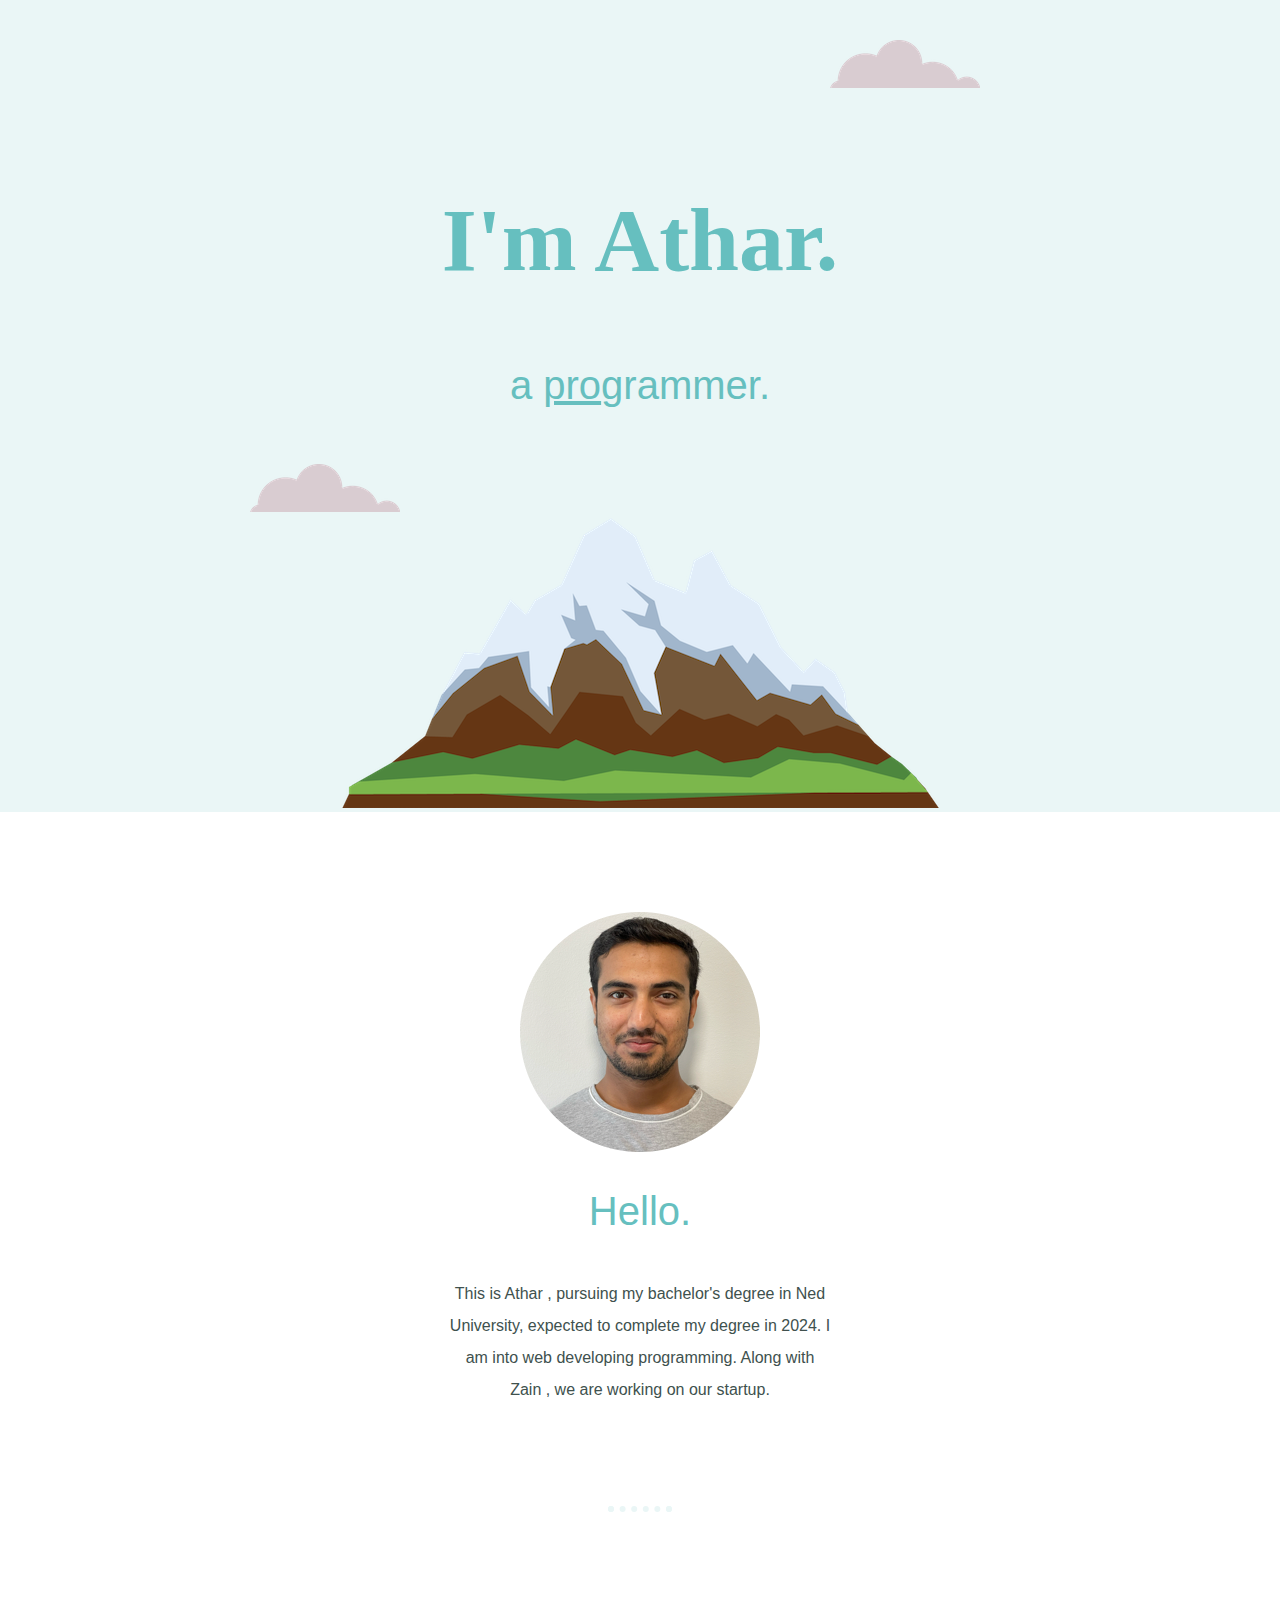
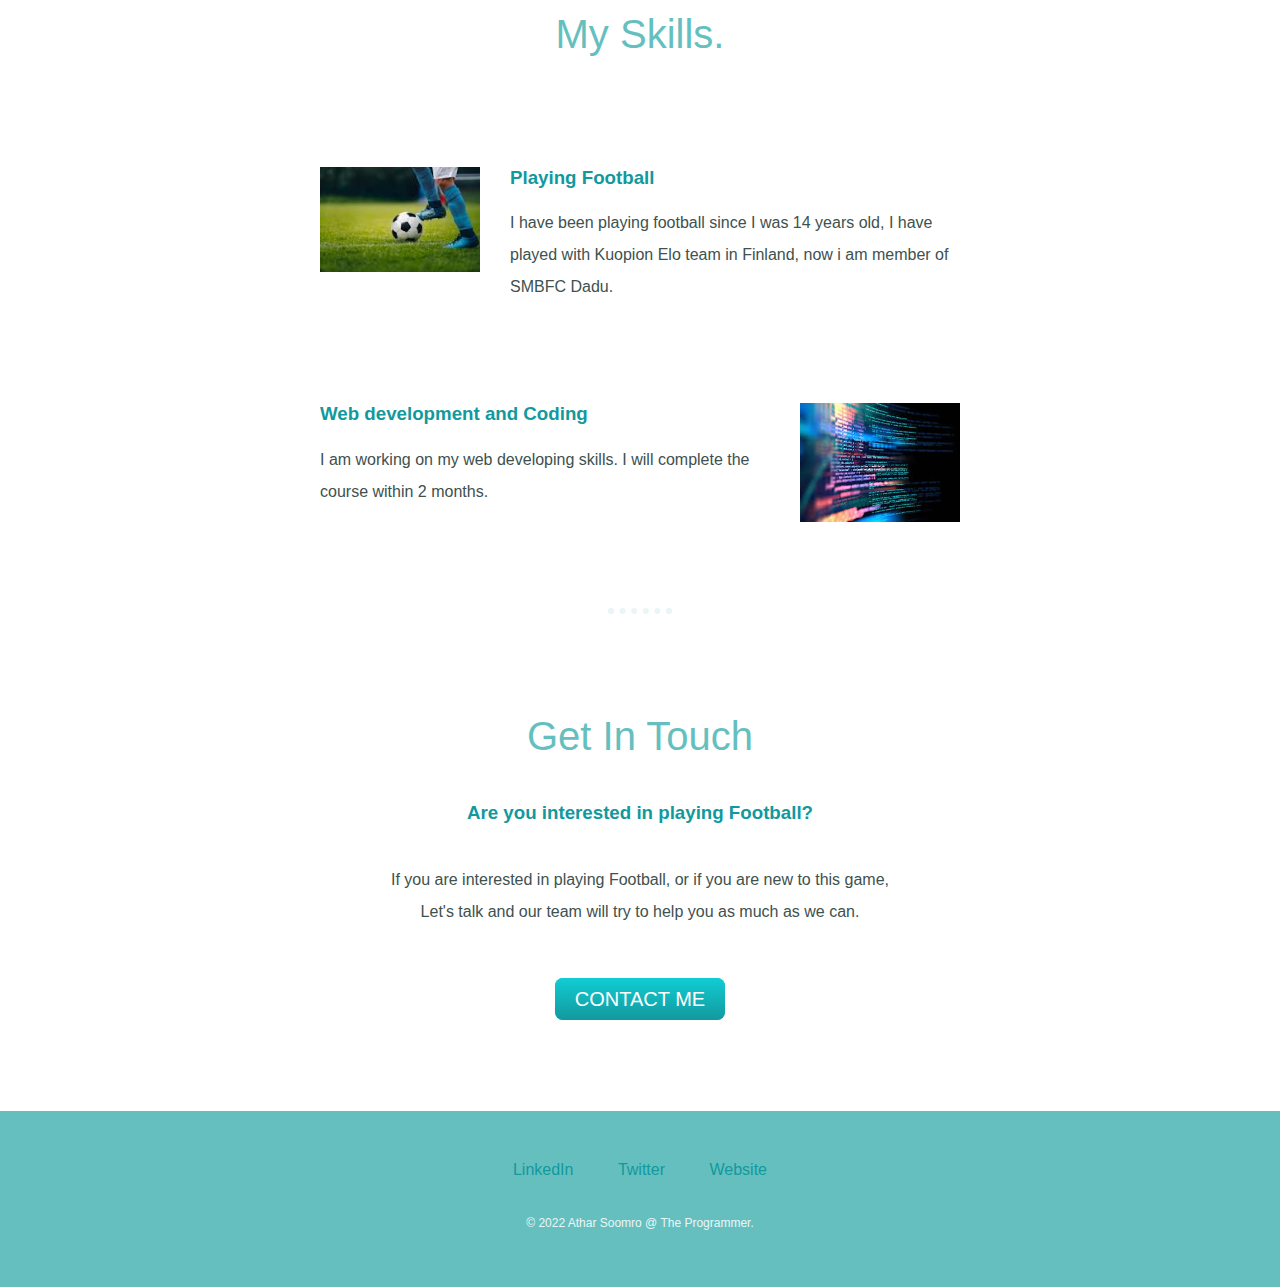
<file: index.html>
<!DOCTYPE html>
<html lang="en">
<head>
    <meta charset="UTF-8">
    <title>ATHAR SOOMRO</title>
    <link rel="stylesheet" href="/css/styles.css">
    <link rel="icon" href="favicon.ico">
</head>
<body>
    <div class="top-container">
        <img class="top-cloud" src="images/cloud.png" alt="cloud-img">
        <H1>I'm Athar.</H1>
        <h2>a <span class="pro">pro</span>grammer.</h2>
        <img class="bottom-cloud" src="images/cloud.png" alt="cloud-img">
        <img src="images/mountain.png" alt="mountain-img">
    </div>
    <div class="middle-container">
        <div class="profile">
          <img src="/athar1.png" alt="profile-pic">
          <h2>Hello.</h2>
          <p class="intro">This is Athar , pursuing my bachelor's degree in Ned University, expected to complete my degree in 2024. I am into web developing programming. Along with Zain , we are working on our startup.</p>
        </div>
        <hr>
        <div class="skills">
          <h2>My Skills.</h2>
          <div class="skill-row">
            <img class="foot-img" src="/football.png" alt="">
            <h3>Playing Football</h3>
            <p> I have been playing football since I was 14 years old, I have played with Kuopion Elo team in Finland, now i am member of SMBFC Dadu. </p>
          </div>
          <div class="skill-row">
            <img class="code-img" src="/coding.jpeg" alt="">
            <h3>Web development and Coding</h3>
            <p> I am working on my web developing skills. I will complete the course within 2 months.</p>
          </div>
        </div>
        <hr>
        <div class="contact-me">
          <h2>Get In Touch</h2>
          <h3>Are you interested in playing Football?</h3>
          <p class="contact-message">If you are interested in playing Football, or if you are new to this game, Let's talk and our team will try to help you as much as we can.</p>
          <a class="btn" href="atharsoomro985@email.com">CONTACT ME</a>
        </div>
      </div>
      
      
      <div class="bottom-container">
        <a class="footer-link" href="https://www.linkedin.com/">LinkedIn</a>
        <a class="footer-link" href="https://twitter.com/">Twitter</a>
        <a class="footer-link" href="https://www.appbrewery.co/">Website</a>
        <p class="copyright">© 2022 Athar Soomro @ The Programmer.</p>
      </div>
      
</body>
</html>
</file>
<file: css/styles.css>
body {
    color:#40514E;
    margin: 0;
    text-align: center;
    font-family: 'Merriweather' ,sans-serif;
}

h1 {
    line-height: 2;
    color: #66BFBF;
    font-size: 5.62rem;
    margin: 50px auto 0 auto;
    font-family: 'Sacramento', cursive;
}
h2 {
    padding-bottom: 10px;
    color: #66BFBF;
    font-weight: normal;
    font-family: 'Montserrat' , sans-serif;
    font-size: 2.5rem ;
}
h3 {
    color: #11999E;
    font-family: 'Montserrat' , sans-serif;
}
p {
    line-height: 2;
}

hr {
   border: dotted #EAF6F6 6px; 
   border-bottom: none;
   width: 4%;
   margin:100px auto ;
}
.top-container {
    background-color: #EAF6F6;
    position: relative;
    padding-top: 100px;
}
.middle-container {
    color: #40514E;
    margin: 100px 0;
   
}
.bottom-container {
    background-color: #66BFBF;
    padding: 50px 0 20px;
}
.pro {
   text-decoration: underline; 
}
a{
    color: #1199E;
    font-family: 'Montserrat' , sans-serif;
    margin: 10px 20px;
    text-decoration: none;
}
a:hover {
    color: #EAF6F6;

}
.copyright {
    color: #EAF6F6;
    font-size: 0.75rem;
    padding: 20px 0;
}

.bottom-cloud {
    position: absolute;
    left: 250px;
    bottom: 300px ;
}

.top-cloud{
    position: absolute;
    right: 300px;
    top: 40px;
}
.footer-link {
    color: #11999E;
}
.skill-row {
    width: 50%;
    margin: 100px auto 100px auto;
    text-align: left;
    
}
.foot-img {
    width: 25%;
    float: left;
    margin-right: 30px;
}
.code-img {
    width: 25%;
    float: right;
    margin-left: 30px;

}
.contact-message {
    width: 40%;
    margin: 40px auto 60px;
}

.intro {
    width: 30%;
    margin: auto;
}

.btn {
    background: #11cdd4;
    background-image: -webkit-linear-gradient(top, #11cdd4, #11999e);
    background-image: -moz-linear-gradient(top, #11cdd4, #11999e);
    background-image: -ms-linear-gradient(top, #11cdd4, #11999e);
    background-image: -o-linear-gradient(top, #11cdd4, #11999e);
    background-image: linear-gradient(to bottom, #11cdd4, #11999e);
    -webkit-border-radius: 8;
    -moz-border-radius: 8;
    border-radius: 8px;
    font-family: 'Montserrat' , sans-serif;
    color: #ffffff;
    font-size: 20px;
    padding: 10px 20px 10px 20px;
    text-decoration: none;
  }
  
  .btn:hover {
    background: #30e3cb;
    background-image: -webkit-linear-gradient(top, #30e3cb, #2bc4ad);
    background-image: -moz-linear-gradient(top, #30e3cb, #2bc4ad);
    background-image: -ms-linear-gradient(top, #30e3cb, #2bc4ad);
    background-image: -o-linear-gradient(top, #30e3cb, #2bc4ad);
    background-image: linear-gradient(to bottom, #30e3cb, #2bc4ad);
    text-decoration: none;
  }
</file>
